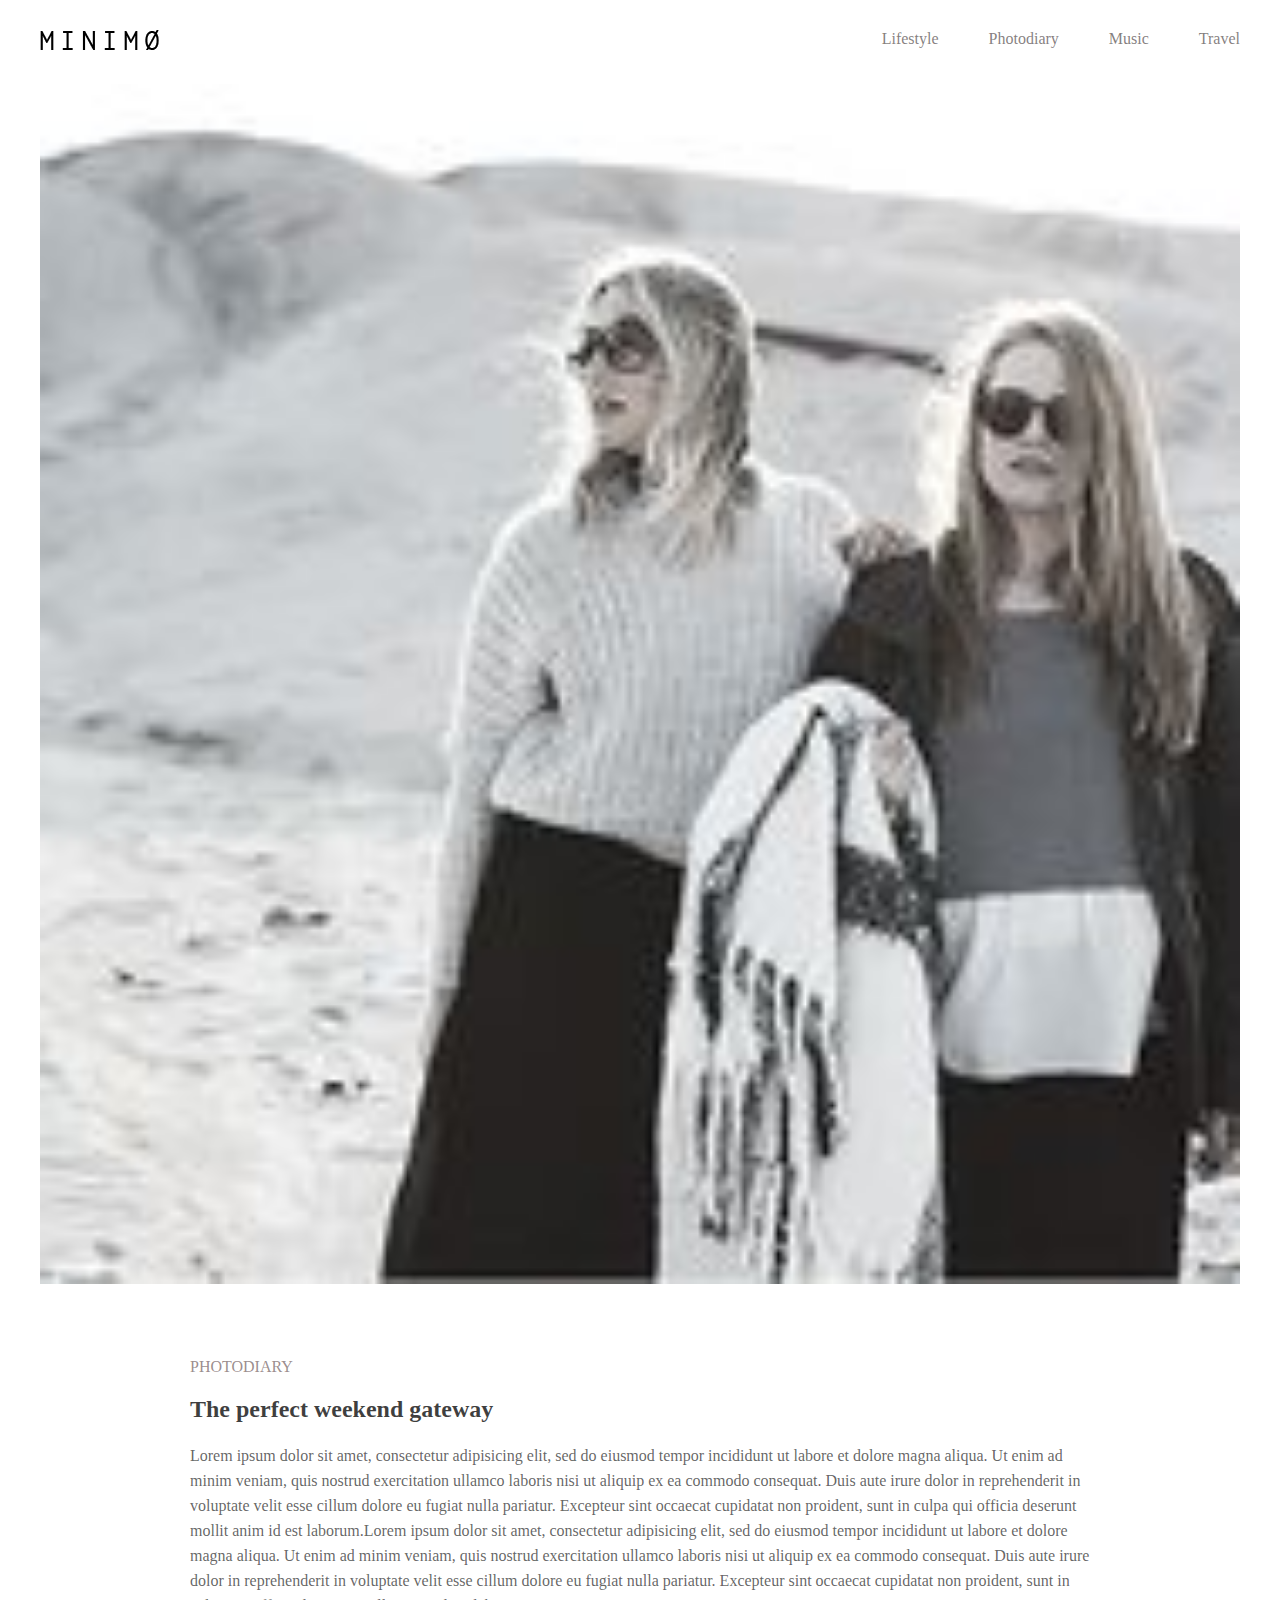
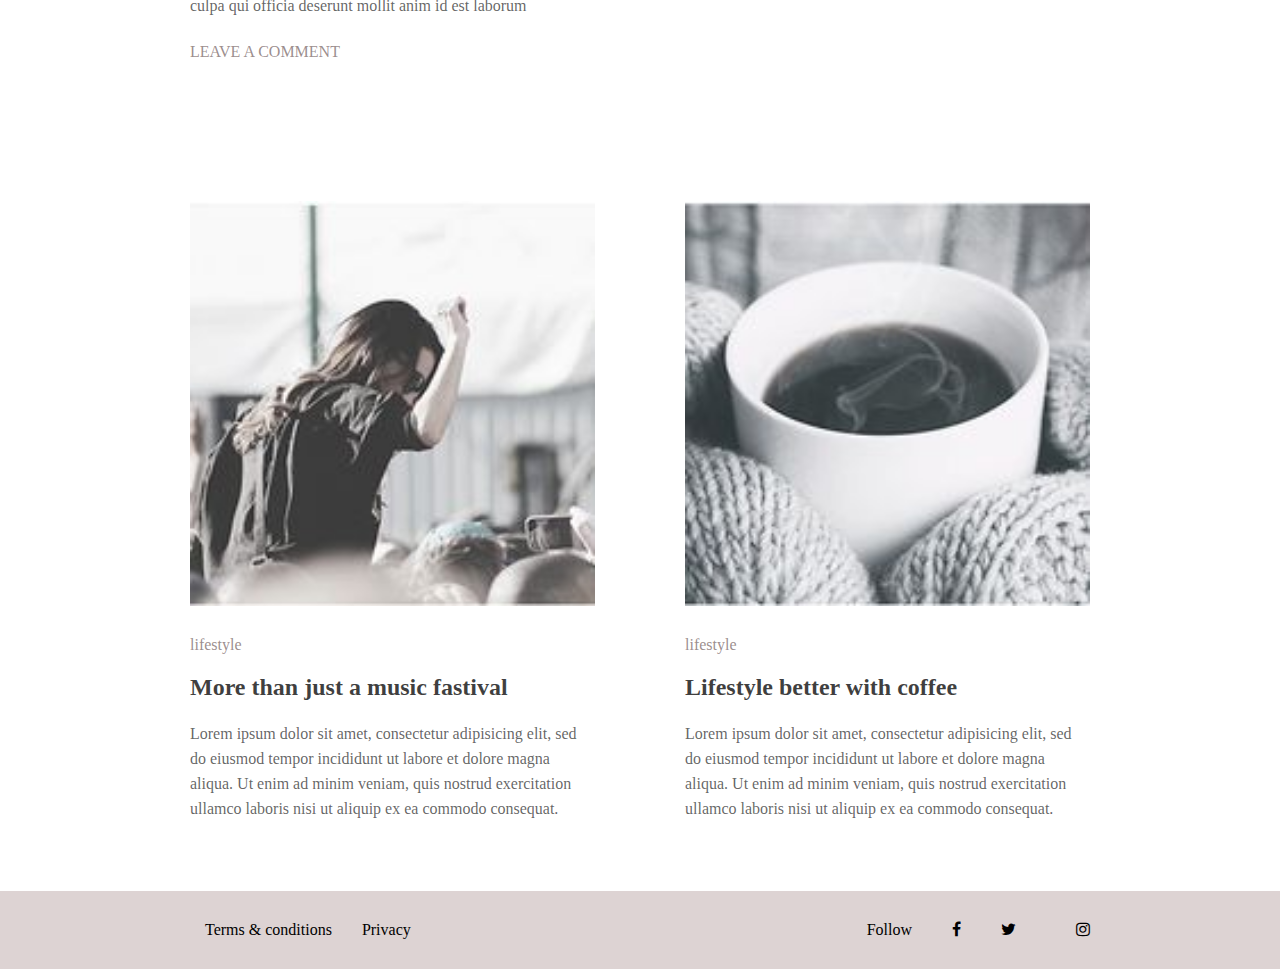
<file: index.html>
<!DOCTYPE html>
<html>
<head>
	<title>minimo</title>
	<link rel="stylesheet" href="css/style.css">
	<link rel="icon" href="images/icon.png">
	<link rel="stylesheet"  href="css/font-awesome.min.css">
</head>
<body>
	<header>
		<div class="cotainer">
			<div class="logo">
				<a href="#"><img src="images/minimo2.png" alt="logo"></a>
			</div>
			
		

		    <nav>
			    <ul>
				   <li><a href="#">Lifestyle</a></li>
				   <li><a href="#">Photodiary</a></li>
				   <li><a href="#">Music</a></li>
				   <li><a href="#">Travel</a></li>


			    </ul>
		    </nav>
		</div>	
	</header>
	<div class="banner-section">
		<div class="cotainer">
			<img src="images/banner.jpg" alt="banner">
		</div>
		
	</div>

	<section class="gateway-section">
		<div class="wrapper">
			<div class="gateway-content">
				<a href="#">PHOTODIARY</a>
			<h2>The perfect weekend gateway</h2>
			<p>Lorem ipsum dolor sit amet, consectetur adipisicing elit, sed do eiusmod
			tempor incididunt ut labore et dolore magna aliqua. Ut enim ad minim veniam,
			quis nostrud exercitation ullamco laboris nisi ut aliquip ex ea commodo
			consequat. Duis aute irure dolor in reprehenderit in voluptate velit esse
			cillum dolore eu fugiat nulla pariatur. Excepteur sint occaecat cupidatat non
			proident, sunt in culpa qui officia deserunt mollit anim id est laborum.Lorem ipsum dolor sit amet, consectetur adipisicing elit, sed do eiusmod
			tempor incididunt ut labore et dolore magna aliqua. Ut enim ad minim veniam,
			quis nostrud exercitation ullamco laboris nisi ut aliquip ex ea commodo
			consequat. Duis aute irure dolor in reprehenderit in voluptate velit esse
			cillum dolore eu fugiat nulla pariatur. Excepteur sint occaecat cupidatat non
			proident, sunt in culpa qui officia deserunt mollit anim id est laborum</p>
			<a href="#">LEAVE A COMMENT</a>
			</div>
		</div>
	</section>
	<section class="lifestyle-section">
		<div class="wrapper">
			<div class="flex">
				<div class="col-1-2">

					<img src="images/girl.png" alt="girl">
					<a href="#">lifestyle</a>
					<h2>More than just a music fastival</h2>
					<p>Lorem ipsum dolor sit amet, consectetur adipisicing elit, sed do eiusmod
					tempor incididunt ut labore et dolore magna aliqua. Ut enim ad minim veniam,
					quis nostrud exercitation ullamco laboris nisi ut aliquip ex ea commodo
					consequat.
					</p>
					
				</div>	
				<div class="col-1-2">

					<img src="images/coffee.png" alt="coffee">
					<a href="#">lifestyle</a>
					<h2>Lifestyle better with coffee</h2>
					<p>Lorem ipsum dolor sit amet, consectetur adipisicing elit, sed do eiusmod
					tempor incididunt ut labore et dolore magna aliqua. Ut enim ad minim veniam,
					quis nostrud exercitation ullamco laboris nisi ut aliquip ex ea commodo
					consequat.</p>
					
				</div>	
				
			</div>
		</div>
	</section>

	<footer>
		<div class="wrapper">
			<div class="flex">
				<div class="copyright">
					<ul>
						<li><a href="#">Terms & conditions</a></li>
						<li><a href="#">Privacy</a></li>
					</ul>
				</div>
				<div class="social">
					<ul>
						<li><a href="#">Follow</a></li>
						<li><a href="#"><i class="fa fa-facebook" aria-hidden="true"></i></a></li>
						<li><a href="#"><i class="fa fa-twitter" aria-hidden="true"></i></a></li>
						<li><a href="#"></a><i class="fa fa-instagram" aria-hidden="true"></i></li>
					</ul>
				</div>
			</div>
		</div>
	</footer>




</body>
</html>
</file>
<file: css/style.css>
*{
    margin: 0;
    padding: 0;
}
p{
    line-height: 25px;

}

body{
    font-family: tahoma;
}


header{
    
    padding: 30px 0;
}
.cotainer{
    width: 1200px;
    margin: auto;
    overflow: hidden;
}
.logo{
    width: 30%;
    float: left;
}
.logo a{}
.logo img{}
nav{
    width: 70%;
    float: left;
}
nav ul{
    display: flex;
    justify-content: flex-end;
}
nav ul li{
    list-style: none;
}
nav ul li a{
    text-decoration: none;
    padding: 0 50px;
    color: #635b5bc7;
    padding-right: 0;
}
.banner-section{}
.banner-section img{
    width: 100%;
}

.gateway-section{
    padding: 70px o;
    padding: 70px 0;
}
.wrapper{
    width: 900px;
    margin: auto;
}
.gateway-content{}
.gateway-content a{
    text-decoration: none;
    color: #968787f2;
}
.gateway-content h2{
    color: #000000c2;
    padding: 20px 0;
}
.gateway-content p{
    color: #0000009e;
    padding-bottom: 25px;
}
 

.lifestyle-section{
    padding: 70px 0;
}
.flex{
     display: flex;
     flex-wrap: wrap;
     justify-content: space-between;
}
.col-1-2 {
    width: 45%;
    flex-basis: 45%;
}
.col-1-2 img{
    width: 100%;
    display: block;
   
 }
.col-1-2 a   {
    color: #968787f2;
    text-decoration: none;
    padding-top: 30px;
    display: block;}
.col-1-2 h2{
    color: #000000c2;
    padding: 20px 0;
}
.col-1-2 p{
    color: #0000009e;
}

footer{    background-color: #d4c7c7c9;
    padding: 30px 0;}
.copyright{}

.copyright ul{
    display: flex;
    list-style: none;
}
.copyright ul li{}
.copyright ul li a{   
    padding: 0px 15px;
    color: #000000;
    text-decoration: none;
}

.social {}

.social ul{    
    display: flex;
    list-style: none;
}
.social  ul li{}

.social  ul li a{
    padding: 0 20px;
    color: #000;
    text-decoration: none;
     }
</file>
